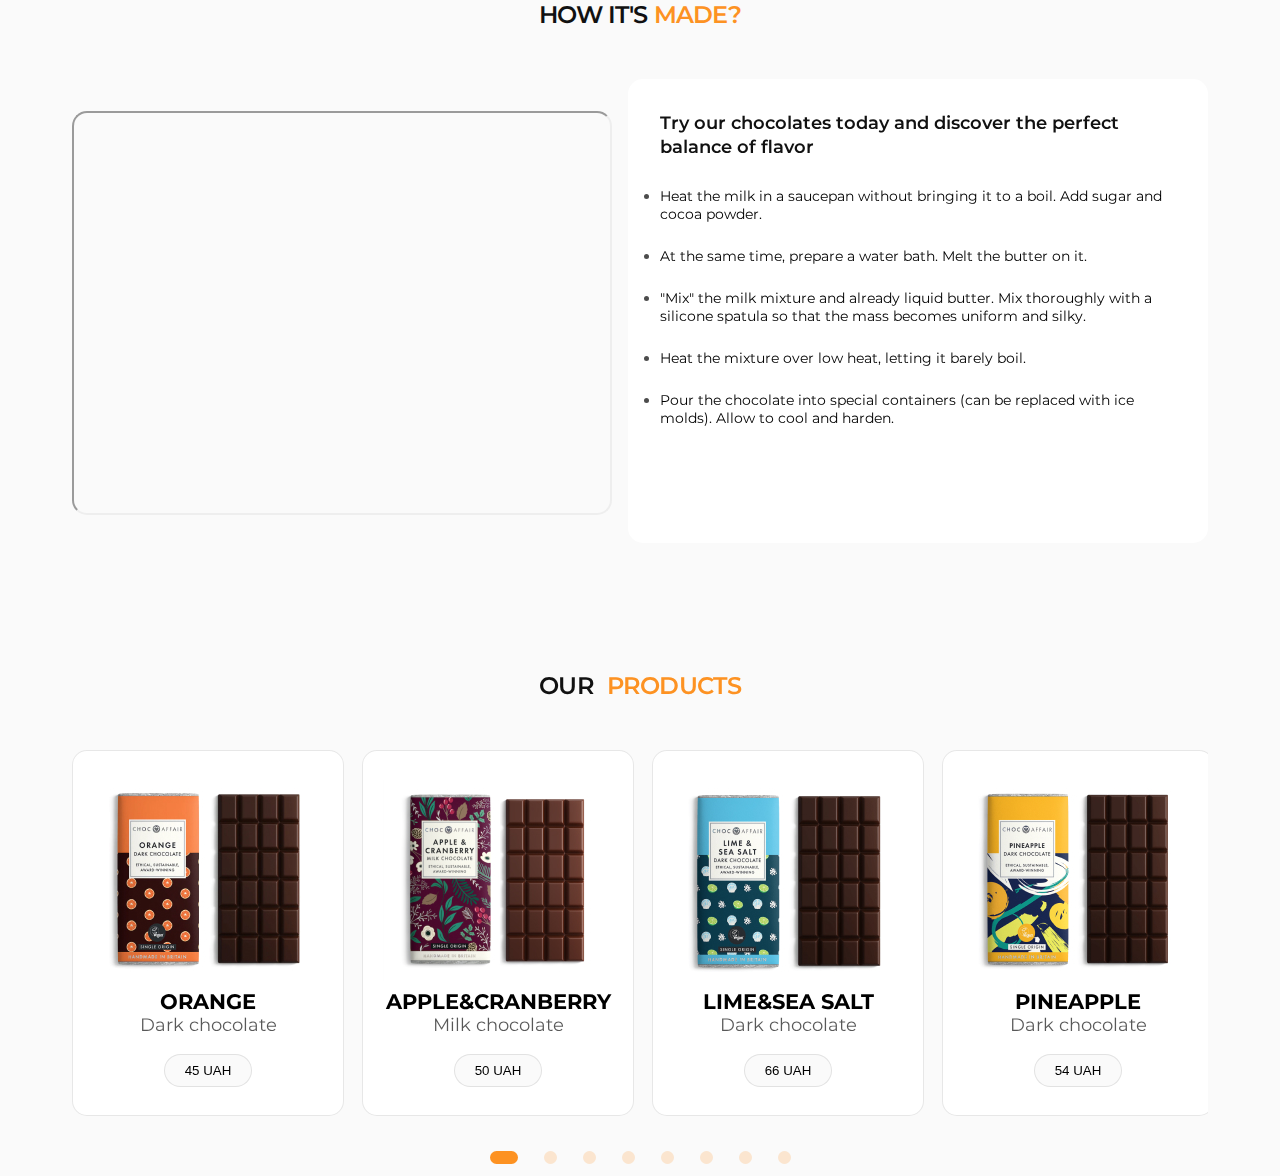
<file: index.html>
<!DOCTYPE html>
<html lang="en">

<head>
    <meta charset="UTF-8">
    <meta name="viewport" content="width=device-width, initial-scale=1.0">
    <link rel="stylesheet" href="https://cdnjs.cloudflare.com/ajax/libs/modern-normalize/2.0.0/modern-normalize.min.css"
        integrity="sha512-4xo8blKMVCiXpTaLzQSLSw3KFOVPWhm/TRtuPVc4WG6kUgjH6J03IBuG7JZPkcWMxJ5huwaBpOpnwYElP/m6wg=="
        crossorigin="anonymous" referrerpolicy="no-referrer">
    <link rel="preconnect" href="https://fonts.googleapis.com">
    <link rel="preconnect" href="https://fonts.gstatic.com" crossorigin>
    <link href="https://fonts.googleapis.com/css2?family=Montserrat:ital,wght@0,100..900;1,100..900&display=swap"
        rel="stylesheet">
    <!-- script slider -->
    <link rel="stylesheet" href="https://cdn.jsdelivr.net/npm/swiper@11/swiper-bundle.min.css" />
    <link rel="stylesheet" href="./css/style.css">
    <title>Document</title>
</head>

<body>
    <!-- section how its made -->
    <section>
        <div class="made-container container">
            <h2 class="made-header">HOW IT'S&nbsp;<span class="made-header-span"> MADE?</span></h2>
            <div class="made-content">
                <div class="made-video">
                    <iframe width="600" height="400" src="https://www.youtube.com/embed/oWjlmi9bbQA?si=xQLI29PpjcMlJg-4"
                        title="YouTube video player"
                        allow="accelerometer; autoplay; clipboard-write; encrypted-media; gyroscope; picture-in-picture; web-share" 
                        allowfullscreen></iframe>
                </div>
                <!-- description process -->
                <div class="made-description">
                    <p class="made-try">Try our chocolates today and discover the perfect balance of flavor</p>
                    <ul class="made-list">
                        <li class="made-item">Heat the milk in a saucepan without bringing it to a boil. Add sugar and
                            cocoa
                            powder.</li>
                        <li class="made-item">At the same time, prepare a water bath. Melt the butter on it.</li>
                        <li class="made-item">"Mix" the milk mixture and already liquid butter. Mix thoroughly with a
                            silicone spatula so that
                            the mass becomes
                            uniform and silky.</li>
                        <li class="made-item">Heat the mixture over low heat, letting it barely boil.</li>
                        <li class="made-item">Pour the chocolate into special containers (can be replaced with ice
                            molds).
                            Allow to cool and
                            harden.</li>
                    </ul>
                </div>
            </div>
        </div>
    </section>
    <!-- section our products -->
    <section class="slider-section">
        <div class="container">
            <h2 class="product-header">OUR &nbsp; <span class="product-header-span">PRODUCTS</span></h2>
            <div class="swiper swiper-container mySwiper">
                <div class="swiper-wrapper">
                    <div class="swiper-slide">
                        <div class="product-card">
                            <!-- image -->
                            <div class="product-image-container">
                                <img class="product-image" src="./images/product-1.jpg" alt="Orange wrapped chocolate"
                                    width="230px">
                            </div>
                            <!-- content -->
                            <div class="product-content-container">
                                <h3 class="product-content-header">ORANGE</h3>
                                <p class="product-content-paragraph">Dark chocolate</p>
                                <div class="product-button-container">
                                    <button width="94px" class="product-content-button">45 UAH</button>
                                </div>
                            </div>
                        </div>
                    </div>
                    <div class="swiper-slide">
                        <div class="product-card">
                            <!-- image -->
                            <div class="product-image-container">
                                <img class="product-image" src="./images/product-2.jpg"
                                    alt="apple & cranberry violet wrapped chocolate" width="230px">
                            </div>
                            <!-- content -->
                            <div class="product-content-container">
                                <h3 class="product-content-header">APPLE&CRANBERRY</h3>
                                <p class="product-content-paragraph">Milk chocolate</p>
                                <div class="product-button-container">
                                    <button width="94px" class="product-content-button">50 UAH</button>
                                </div>
                            </div>
                        </div>
                    </div>
                    <div class="swiper-slide">
                        <div class="product-card">
                            <!-- image -->
                            <div class="product-image-container">
                                <img class="product-image" src="./images/product-3.jpg"
                                    alt="lime & sea salt skyblue wrapped chocolate" width="230px">
                            </div>
                            <!-- content -->
                            <div class="product-content-container">
                                <h3 class="product-content-header">LIME&SEA SALT</h3>
                                <p class="product-content-paragraph">Dark chocolate</p>
                                <div class="product-button-container">
                                    <button width="94px" class="product-content-button">66 UAH</button>
                                </div>
                            </div>
                        </div>
                    </div>
                    <div class="swiper-slide">
                        <div class="product-card">
                            <!-- image -->
                            <div class="product-image-container">
                                <img class="product-image" src="./images/product-4.jpg"
                                    alt="pineapple dandelion wrapped chocolate" width="230px">
                            </div>
                            <!-- content -->
                            <div class="product-content-container">
                                <h3 class="product-content-header">PINEAPPLE</h3>
                                <p class="product-content-paragraph">Dark chocolate</p>
                                <div class="product-button-container">
                                    <button width="94px" class="product-content-button">54 UAH</button>
                                </div>
                            </div>
                        </div>
                    </div>
                    <div class="swiper-slide">
                        <div class="product-card">
                            <!-- image -->
                            <div class="product-image-container">
                                <img class="product-image" src="./images/product-5.jpg"
                                    alt="classic milk light blue wrapped chocolate" width="230px">
                            </div>
                            <!-- content -->
                            <div class="product-content-container">
                                <h3 class="product-content-header">CLASSIC</h3>
                                <p class="product-content-paragraph">Milk chocolate</p>
                                <div class="product-button-container">
                                    <button width="94px" class="product-content-button">45 UAH</button>
                                </div>
                            </div>
                        </div>
                    </div>
                    <div class="swiper-slide">
                        <div class="product-card">
                            <!-- image -->
                            <div class="product-image-container">
                                <img class="product-image" src="./images/product-6.jpg"
                                    alt="honey orange-yellow wrapped chocolate" width="230px">
                            </div>
                            <!-- content -->
                            <div class="product-content-container">
                                <h3 class="product-content-header">HONEY</h3>
                                <p class="product-content-paragraph">Milk chocolate</p>
                                <div class="product-button-container">
                                    <button width="94px" class="product-content-button">50 UAH</button>
                                </div>
                            </div>
                        </div>
                    </div>
                    <div class="swiper-slide">
                        <div class="product-card">
                            <!-- image -->
                            <div class="product-image-container">
                                <img class="product-image" src="./images/product-7.jpg"
                                    alt="roasted winter fruits dark-green wrapped chocolate" width="230px">
                            </div>
                            <!-- content -->
                            <div class="product-content-container">
                                <h3 class="product-content-header">ROASTED FRUITS</h3>
                                <p class="product-content-paragraph">Dark chocolate</p>
                                <div class="product-button-container">
                                    <button width="94px" class="product-content-button">66 UAH</button>
                                </div>
                            </div>
                        </div>
                    </div>
                    <div class="swiper-slide">
                        <div class="product-card">
                            <!-- image -->
                            <div class="product-image-container">
                                <img class="product-image" src="./images/product-8.jpg"
                                    alt="classic white baby blue wrapped chocolate" width="230px">
                            </div>
                            <!-- content -->
                            <div class="product-content-container">
                                <h3 class="product-content-header">CLASSIC</h3>
                                <p class="product-content-paragraph">White chocolate</p>
                                <div class="product-button-container">
                                    <button width="94px" class="product-content-button">54 UAH</button>
                                </div>
                            </div>
                        </div>
                    </div>
                </div>
    
                <div class="swiper-pagination"></div>
            </div>

            <!-- Swiper JS -->
            <script src="js/swiper-bundle.js"></script>

            <!-- Initialize Swiper -->
            <script src="js/slider.js">
             
            </script>
</body>

</html>
</file>
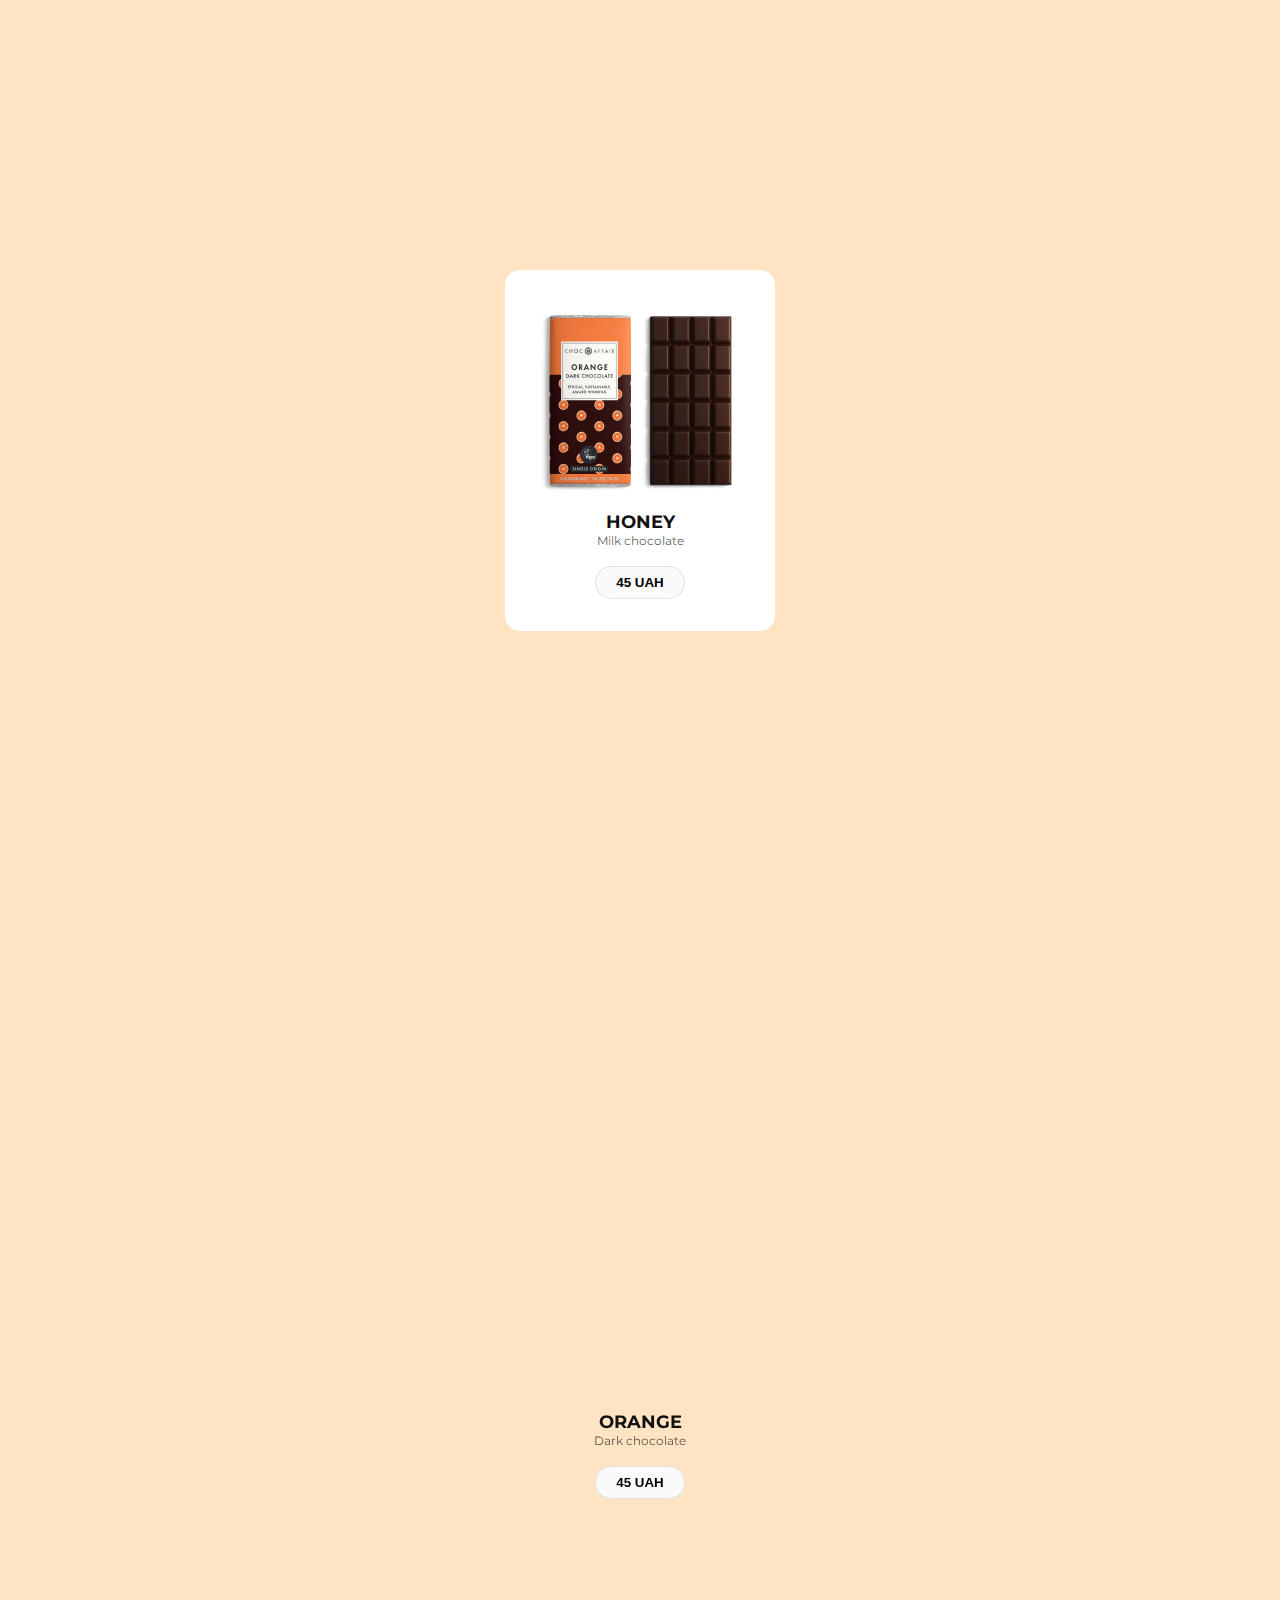
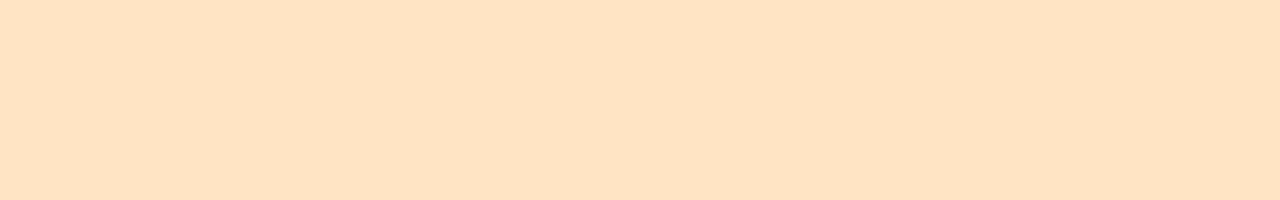
<file: test.html>
<!DOCTYPE html>
<html lang="en">

<head>
    <meta charset="UTF-8">
    <meta name="viewport" content="width=device-width, initial-scale=1.0">
    <link rel="stylesheet" href="https://cdnjs.cloudflare.com/ajax/libs/modern-normalize/2.0.0/modern-normalize.min.css"
        integrity="sha512-4xo8blKMVCiXpTaLzQSLSw3KFOVPWhm/TRtuPVc4WG6kUgjH6J03IBuG7JZPkcWMxJ5huwaBpOpnwYElP/m6wg=="
        crossorigin="anonymous" referrerpolicy="no-referrer">
    <link rel="preconnect" href="https://fonts.googleapis.com">
    <link rel="preconnect" href="https://fonts.gstatic.com" crossorigin>
    <link href="https://fonts.googleapis.com/css2?family=Montserrat:ital,wght@0,100..900;1,100..900&display=swap"
        rel="stylesheet">
    <link rel="stylesheet" href="https://cdn.jsdelivr.net/npm/swiper@11/swiper-bundle.min.css" />
    <!-- swiper csss -->
    <link rel="stylesheet" href="css/swiper-bundle.min.css">
    <!-- css -->
    <link rel="stylesheet" href="./css/test.css">
    <title>Document</title>
</head>

<body>
    <section class="slider-section">
        <div class="slider-container swiper">
            <div class="slider-content">
                <div class="cardwrapper swiper-wrapper">
                    <div class="card swiper-slide">
                        <div class="image-container">
                            <div class="image-card">
                                <img class="product-image" src="./images/product-1.jpg" alt="Orange wrapped chocolate"
                                    width="230px">
                            </div>
                            <!-- content -->
                            <div class="product-content-container">
                                <h3 class="product-content-header">HONEY</h3>
                                <p class="product-content-paragraph">Milk chocolate</p>
                                <div class="product-button-container">
                                    <button width="94px" class="product-content-button">45 UAH</button>
                                </div>
                            </div>
                        </div>
                    </div>
                </div>
            </div>
            <div class="swiper-pagination"></div>
        </div>
    </section>
    <!-- swiper js -->
    <script src="js/swiper-bundle.min.js"></script>
    <!-- JAVASCRIP -->
    <script src="js/slider.js"></script>
</body>
</html>
<section class="slider-section">
    <div class="container">
        <h2 class="product-header">OUR &nbsp; <span class="product-header-span">PRODUCTS</span></h2>
        <div class="swiper mySwiper">

            <div class="swiper-wrapper">
                <div class="swiper-slide">
                    <div class="product-card">
                        <!-- image -->
                        <div class="product-image-container">
                            <img class="product-image" src="./images/product-1.jpg" alt="Orange wrapped chocolate"
                                width="230px">
                        </div>
                        <!-- content -->
                        <div class="product-content-container">
                            <h3 class="product-content-header">ORANGE</h3>
                            <p class="product-content-paragraph">Dark chocolate</p>
                            <div class="product-button-container">
                                <button width="94px" class="product-content-button">45 UAH</button>
                            </div>
                        </div>
                    </div>
                </div>
                <div class="swiper-slide">
                    <div class="product-card">
                        <!-- image -->
                        <div class="product-image-container">
                            <img class="product-image" src="./images/product-2.jpg"
                                alt="apple & cranberry violet wrapped chocolate" width="230px">
                        </div>
                        <!-- content -->
                        <div class="product-content-container">
                            <h3 class="product-content-header">APPLE&CRANBERRY</h3>
                            <p class="product-content-paragraph">Milk chocolate</p>
                            <div class="product-button-container">
                                <button width="94px" class="product-content-button">50 UAH</button>
                            </div>
                        </div>
                    </div>
                </div>
                <div class="swiper-slide">
                    <div class="product-card">
                        <!-- image -->
                        <div class="product-image-container">
                            <img class="product-image" src="./images/product-3.jpg"
                                alt="lime & sea salt skyblue wrapped chocolate" width="230px">
                        </div>
                        <!-- content -->
                        <div class="product-content-container">
                            <h3 class="product-content-header">LIME&SEA SALT</h3>
                            <p class="product-content-paragraph">Dark chocolate</p>
                            <div class="product-button-container">
                                <button width="94px" class="product-content-button">66 UAH</button>
                            </div>
                        </div>
                    </div>
                </div>
                <div class="swiper-slide">
                    <div class="product-card">
                        <!-- image -->
                        <div class="product-image-container">
                            <img class="product-image" src="./images/product-4.jpg"
                                alt="pineapple dandelion wrapped chocolate" width="230px">
                        </div>
                        <!-- content -->
                        <div class="product-content-container">
                            <h3 class="product-content-header">PINEAPPLE</h3>
                            <p class="product-content-paragraph">Dark chocolate</p>
                            <div class="product-button-container">
                                <button width="94px" class="product-content-button">54 UAH</button>
                            </div>
                        </div>
                    </div>
                </div>
                <div class="swiper-slide">
                    <div class="product-card">
                        <!-- image -->
                        <div class="product-image-container">
                            <img class="product-image" src="./images/product-5.jpg"
                                alt="classic milk light blue wrapped chocolate" width="230px">
                        </div>
                        <!-- content -->
                        <div class="product-content-container">
                            <h3 class="product-content-header">CLASSIC</h3>
                            <p class="product-content-paragraph">Milk chocolate</p>
                            <div class="product-button-container">
                                <button width="94px" class="product-content-button">45 UAH</button>
                            </div>
                        </div>
                    </div>
                </div>
                <div class="swiper-slide">
                    <div class="product-card">
                        <!-- image -->
                        <div class="product-image-container">
                            <img class="product-image" src="./images/product-6.jpg"
                                alt="honey orange-yellow wrapped chocolate" width="230px">
                        </div>
                        <!-- content -->
                        <div class="product-content-container">
                            <h3 class="product-content-header">HONEY</h3>
                            <p class="product-content-paragraph">Milk chocolate</p>
                            <div class="product-button-container">
                                <button width="94px" class="product-content-button">50 UAH</button>
                            </div>
                        </div>
                    </div>
                </div>
                <div class="swiper-slide">
                    <div class="product-card">
                        <!-- image -->
                        <div class="product-image-container">
                            <img class="product-image" src="./images/product-7.jpg"
                                alt="roasted winter fruits dark-green wrapped chocolate" width="230px">
                        </div>
                        <!-- content -->
                        <div class="product-content-container">
                            <h3 class="product-content-header">ROASTED FRUITS</h3>
                            <p class="product-content-paragraph">Dark chocolate</p>
                            <div class="product-button-container">
                                <button width="94px" class="product-content-button">66 UAH</button>
                            </div>
                        </div>
                    </div>
                </div>
                <div class="swiper-slide">
                    <div class="product-card">
                        <!-- image -->
                        <div class="product-image-container">
                            <img class="product-image" src="./images/product-8.jpg"
                                alt="classic white baby blue wrapped chocolate" width="230px">
                        </div>
                        <!-- content -->
                        <div class="product-content-container">
                            <h3 class="product-content-header">CLASSIC</h3>
                            <p class="product-content-paragraph">White chocolate</p>
                            <div class="product-button-container">
                                <button width="94px" class="product-content-button">54 UAH</button>
                            </div>
                        </div>
                    </div>
                </div>
            </div>

            <div class="swiper-pagination"></div>
        </div>
</file>
<file: css/style.css>
:root {
    /* page colors */
    --black: #111;
    --grey: #1E1823;
    --orange: #FD9222;
    --dirty-white: #FAFAFA;
    --white: #fff;
    /* page font-style */
    --montserrat: "Montserrat", sans-serif;
}

* {
    padding: 0;
    margin: 0;
}

body {
    background-color: var(--dirty-white);
    font-family: var(--montserrat);
}

.container {
    width: 1136px;
    margin-left: auto;
    margin-right: auto;


}

/* how its made container */

/* how its made header */
.made-header {
    font-family: var(--montserrat);
    font-size: 24px;
    font-weight: 600;
    color: var(--black);
    display: flex;
    justify-content: center;
    align-items: center;
    margin-bottom: 50px;
    letter-spacing: -0.72px;
}

.made-header-span {
    color: var(--orange);
}

/* align contents */
.made-content {
    display: flex;
    flex-direction: row;
    align-items: center;
    justify-content: center;
    margin-bottom: 128px;
}

/* video */
.made-video{
    width: 600px;
    height: 400px;
}
.made-video iframe {
    border-radius: 15px;
    width: 100%;
}

/* description process */
/* .made-list{
    padding: 32px;
} */
.made-description {
    background-color: var(--white);
    padding: 32px;
    border-radius: 15px;
}

.made-try {
    color: #111;
    font-family: var(--montserrat);
    font-size: 18px;
    font-style: normal;
    font-weight: 600;
    line-height: 24px;
    padding-bottom: 28px;
    display: flex;
}

.made-item {
    padding-bottom: 24px;
    font-size: 14px;
}

.made-item::marker {
    border-color: #ECEDED;
    color: #4C4C4C;
}

/* section our product */
.slider-section {
    display: flex;
    align-items: center;
    justify-content: center;
}

.product-header {
    font-family: var(--montserrat);
    font-size: 24px;
    font-weight: 600;
    color: var(--black);
    display: flex;
    justify-content: center;
    align-items: center;
    letter-spacing: -0.72px;
}

.product-header-span {
    color: var(--orange);
}

/* product card */
.product-list {
    display: flex;
    gap: 20px;
}

.product-item {
    /* width: 100%;
    border: 1px solid rgba(17, 17, 17, 0.10);
    border-radius: 15px;
    background-color: var(--white); */
    display: flex;
}

.product-image-container {
    padding: 32px 20px 0 20px;
    margin-bottom: 8px;
    object-fit: cover;
}

/* product content */
.product-content-header {
    text-align: center;
    font-family: var(--montserrat);
}

.product-content-paragraph {
    text-align: center;
    color: rgba(17, 17, 17, 0.70);
    margin-bottom: 18px;
}

/* product button */
.product-button-container {
    display: flex;
    justify-content: center;
    margin-bottom: 32px;
}

.product-content-button {
    background: var(--dirty-white);
    border-radius: 100px;
    border: 1px solid rgba(17, 17, 17, 0.10);
    padding: 8px 20px;

}

/* slider */
.swiper-container{
    width: 1136px;
}
.swiper {
    width: 100%;
    height: 100%;
    padding: 50px 0 60px 0;
}

.swiper-slide {
    text-align: center;
    font-size: 18px;
    background: #fff;
    display: flex;
    justify-content: center;
    align-items: center;
    border-radius: 15px;
    border: 1px solid rgba(17, 17, 17, 0.10);
    width: 270px !important;
    height: 364px;
}

.swiper-slide:hover {
    transform: scale(1.05);
}

.product-content-button:hover {
    background-color: var(--orange);

}

.swiper-slide img {
    display: block;
    width: 100%;
    height: 100%;
    object-fit: cover;
}

.swiper-pagination-bullet {
    background-color: var(--orange);
    width: 13px;
    height: 13px;
    transition: all 0.5s ease;
}

.swiper-pagination-bullet-active {
    /* transform: scale(1.5); */
    width: 28px;
    height: 13px;
    border-radius: 30px;
    opacity: var(--swiper-pagination-bullet-opacity, 1);
    transition: all 0.5s ease;

}

.swiper-horizontal>.swiper-pagination-bullets .swiper-pagination-bullet,
.swiper-pagination-horizontal.swiper-pagination-bullets .swiper-pagination-bullet {
    margin: 0 var(--swiper-pagination-bullet-horizontal-gap, 13px);
}

/* responsive */

@media (min-width: 428px) {
    .made-description {
        max-width: 335px;
    }
     .made-video{
        width: 100%;
        max-width: 335px;
        margin-bottom: 20px;
    }
}

@media (max-width: 427px) {
        .made-description {
        max-width: 335px;
    }
     .made-video{
        width: 100%;
        max-width: 335px;
        margin-bottom: 20px;
    }
}

@media (min-width: 768px) {
    .made-description {
        max-width: 614px;
    }
    .made-video{
        width: 100%;
        max-width: 614px;
        margin-bottom: 20px;
    }
    
}

@media (max-width: 767px) {
    /* .made-video{
        padding-top: 75%;
    } */
        
}

@media (min-width: 1158px) {
     .made-description {
        max-width: 516px;
        height: 400px;
    }
    .made-video{
        margin-bottom: 0;
    margin-right: 20px;
    width: 600px;
    height: 400px;
}
}

@media (max-width: 1157px) {
    .swiper{
        width: 100%;
    }
   .made-content {
        width: 100%;
        flex-direction: column;
    }
}
</file>
<file: css/test.css>
:root {
    /* page colors */
    --black: #111;
    --grey: #1E1823;
    --orange: #FD9222;
    --dirty-white: #FAFAFA;
    --white: #fff;
    /* page font-style */
    --montserrat: "Montserrat", sans-serif;
}
*{
    padding: 0;
    margin: 0;
}
body{
   background-color: bisque;
    font-family: var(--montserrat);
}
.slider-section {
     height: 100vh;
     display: flex;
     align-items: center;
     justify-content: center;
 }
.slider-content{
    margin: 0 40px;
}
.image-container{
    display: flex;
    flex-direction: column;
    align-items: center;
    padding: 32px 20px 0 20px;
}
.product-content-container {
    display: flex;
    flex-direction: column;
    align-items: center;
    padding: 8px 20px 0 20px;
}
.card{
    border-radius: 15px;
    background-color: var(--white);
}
.image-card{
    position: relative;
    height: 201px;
    width: 230px;
}
.image-card .product-image{
    height: 100%;
    width: 100%;
}
/* product content */
.product-content-header{
    color: var(--black);
    font-size: 18px;
}
.product-content-paragraph {
    color: rgba(17, 17, 17, 0.70);
    font-size: 12px;
}
/* button */
.product-button-container {
    display: flex;
    justify-content: center;
    margin-bottom: 32px;
}
.product-content-button {
    background: var(--dirty-white);
    border-radius: 100px;
    border: 1px solid rgba(17, 17, 17, 0.10);
    padding: 8px 20px;
    margin-top: 18px;
    font-weight: 600;
}
.product-content-button:hover {
    background-color: var(--orange);
}
</file>
